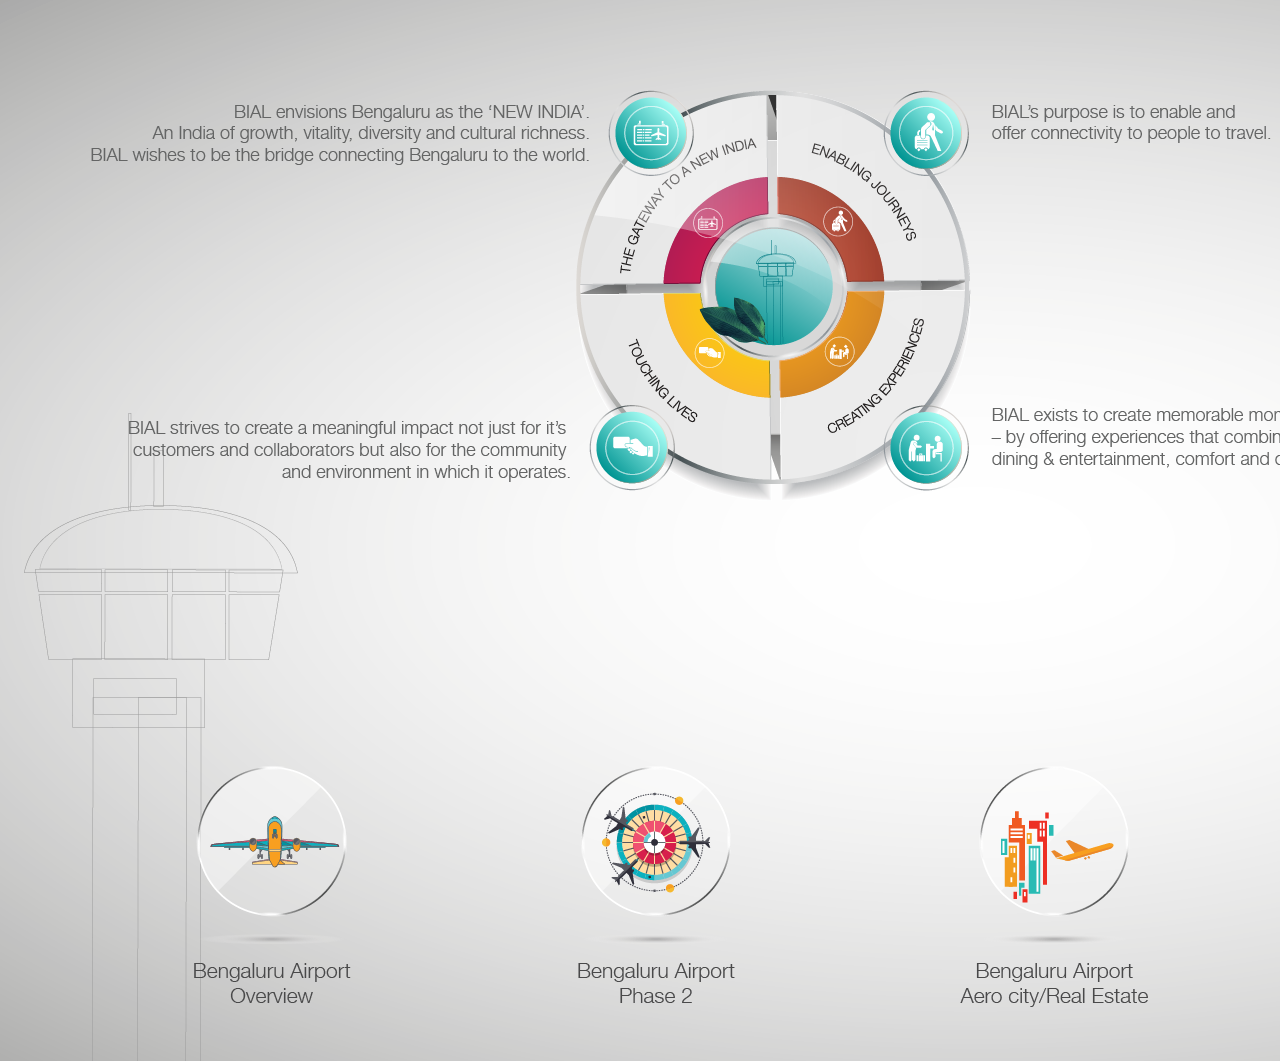
<file: BIAL_Index_02/BIAL_Index02.html>
﻿<!DOCTYPE html>

<html lang="en" xmlns="http://www.w3.org/1999/xhtml">
<head>
    <meta charset="utf-8" />
    <title>BIAL_Index02</title>
    <link rel='stylesheet' type='text/css' media='screen' href="BIAL_CSS_02.css">
</head>
<body>

    <a href="../BIAL_Index_03\BIAL_Index03.html"> <img src="BIAL_Graphis_Page02\Asset 1.png" id="Page02Img02"></a>
    <img src="BIAL_Graphis_Page02\Asset 2.png" id="Page02Img03">
    <img src="BIAL_Graphis_Page02\Asset 3.png" id="Page02Img04">
    <img src="BIAL_Graphis_Page02\Asset 8.png" id="Page02Img09">
    <img src="BIAL_Graphis_Page02\Asset 04.png" id="Page02Img05">
    <img src="BIAL_Graphis_Page02\Asset 05.png" id="Page02Img06">
    <img src="BIAL_Graphis_Page02\Asset 06.png" id="Page02Img07">
    <img src="BIAL_Graphis_Page02\Asset 07.png" id="Page02Img08">
</body>
</html>
</file>
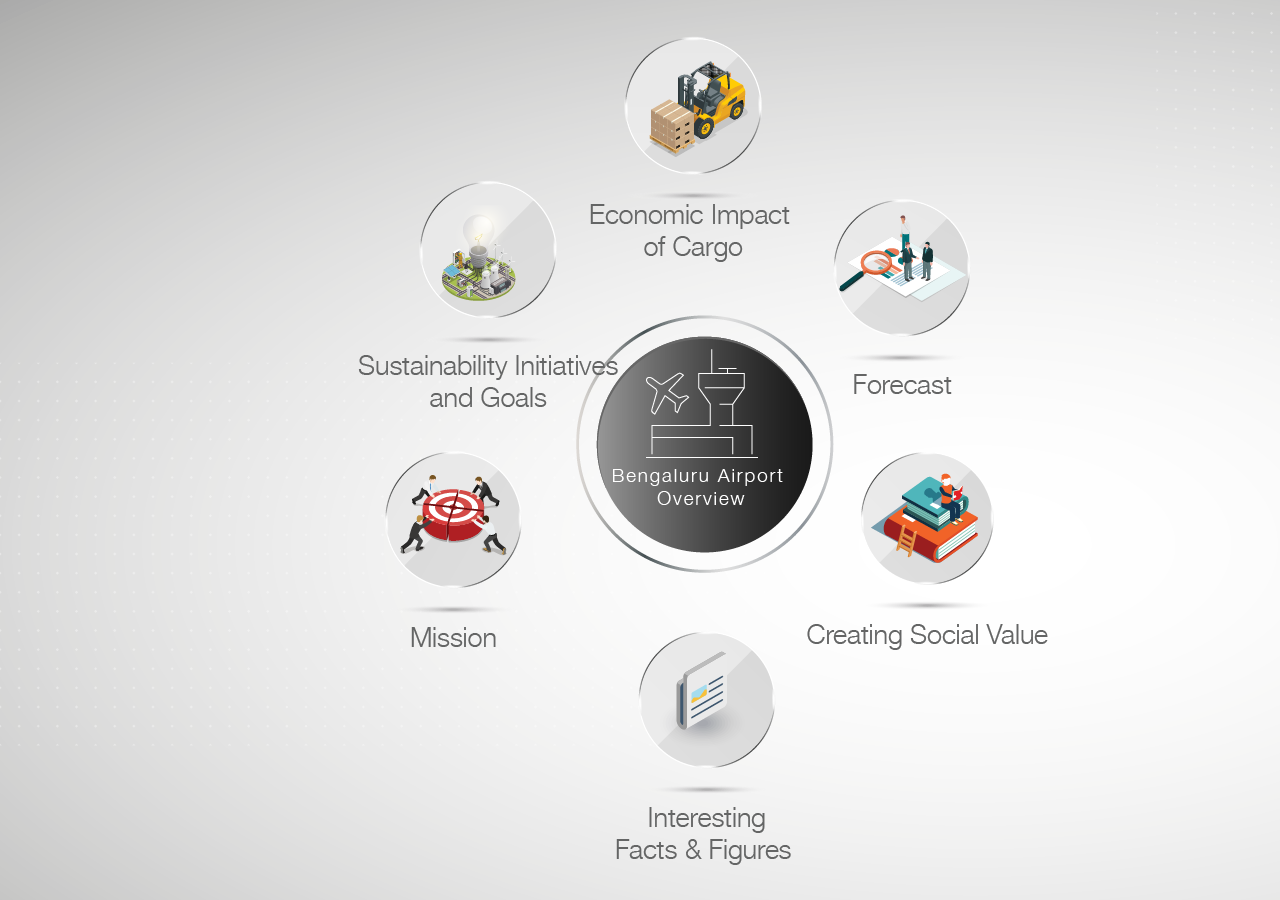
<file: BIAL_Index_03/BIAL_Index03.html>
﻿<!DOCTYPE html>

<html lang="en" xmlns="http://www.w3.org/1999/xhtml">
<head>
    <meta charset="utf-8" />
    <title>BIAL_Index03</title>
    <link rel='stylesheet' type='text/css' media='screen' href="BIAL_CSS_03.css">
</head>
<body>
    <img src="BIAL_Graphis_Page03\Page03Image01.png" id="Page03Img02">

    <a href="../BIAL_Index_10a\BIAL_Index10a.html">
        <img src="BIAL_Graphis_Page03\Page03Image02.png" id="Page03Img03">
    </a><!-- page 10a link-->

    <a href="../BIAL_Index_04a\BIAL_Index04a.html">
        <img src="BIAL_Graphis_Page03\Page03Image03.png" id="Page03Img04">
    </a><!-- page 04a link-->

    <a href="../BIAL_Index_06\BIAL_Index06.html">
        <img src="BIAL_Graphis_Page03\Page03Image04.png" id="Page03Img05">
    </a><!-- page 06 link-->

    <img src="BIAL_Graphis_Page03\Page03Image05.png" id="Page03Img06">
    <img src="BIAL_Graphis_Page03\Page03Image06.png" id="Page03Img07">

    <a href="../BIAL_Index_04\BIAL_Index04.html">
        <img src="BIAL_Graphis_Page03\Page03Image07.png" id="Page03Img08">
    </a><!-- page 04 link-->
</body>
</html>
</file>
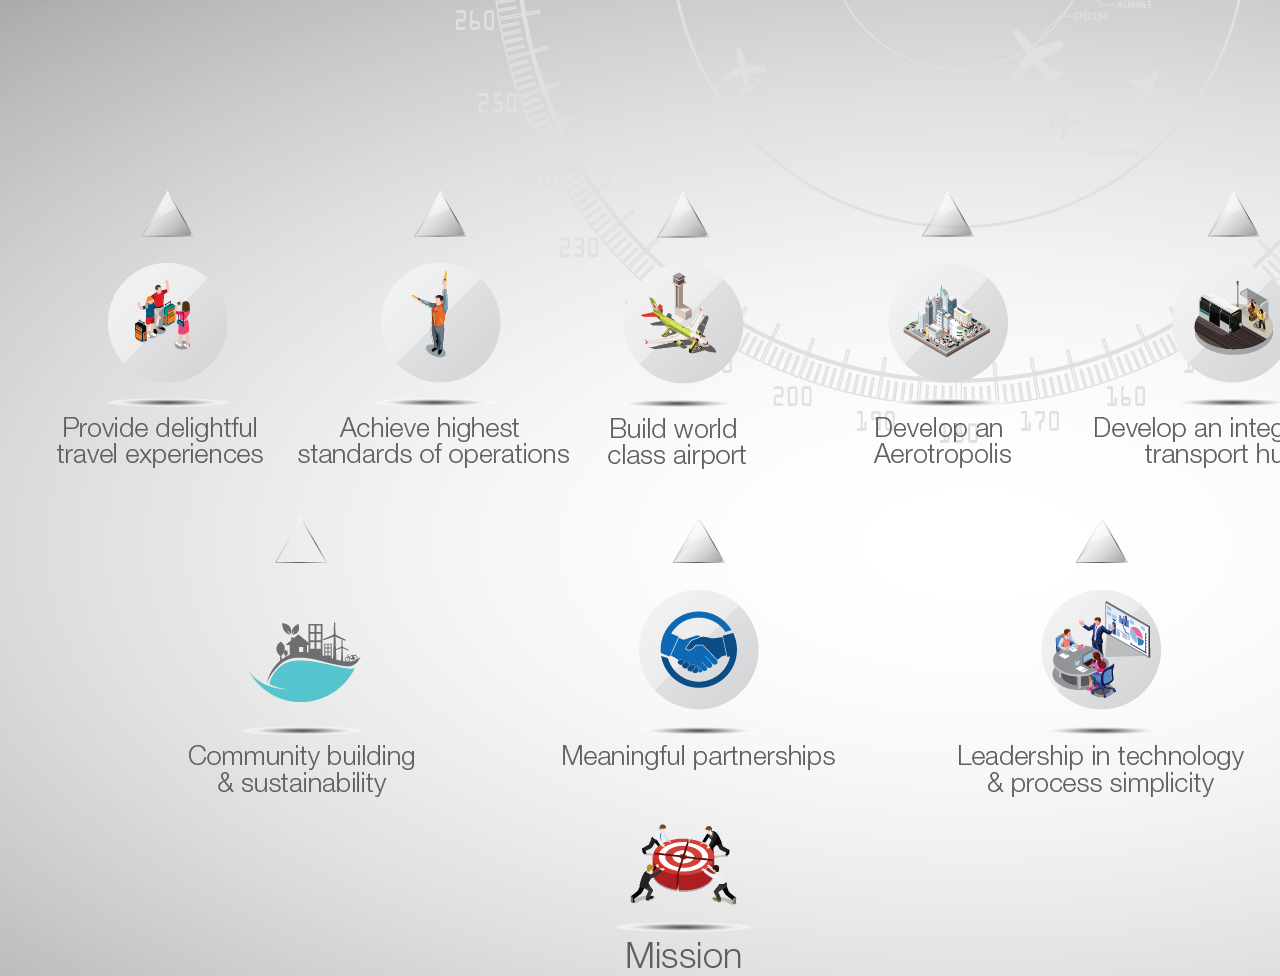
<file: BIAL_Index_04a/BIAL_Index04a.html>
﻿<!DOCTYPE html>

<html lang="en" xmlns="http://www.w3.org/1999/xhtml">
<head>
    <meta charset="utf-8" />
    <title>BIAL_Index04a</title>
    <link rel='stylesheet' type='text/css' media='screen' href="BIAL_CSS_04a.css">
    
    <script src="https://ajax.googleapis.com/ajax/libs/jquery/3.4.1/jquery.min.js"></script>
</head>

<body>


    <img src="BIAL_Graphics_Page04a\BIAL_Index04a_img01.png" class="ImageBtn01" id="Page04aImg01">
    <img id="aaa" class="ImageShow01" source src="BIAL_Graphics_Page04a\images (1).jpg" type="img/jpg" />
    <script src="BIAL_Script_04a.js"></script>
    <button id="hiddne1" type="button"> close image </button>
    <script>
        $(document).ready(function () {
            var image = document.getElementById("aaa");
            $("#hiddne1").click(function () {
                $("#aaa").hide();
                $(this).hide();
            });
        });
    </script>

    <img src="BIAL_Graphics_Page04a\BIAL_Index04a_img02.png" class="ImageBtn02" id="Page04aImg02">
    <img id="bbb" class="ImageShow02" source src="BIAL_Graphics_Page04a\images (2).jpg" type="img/jpg" />
    <script src="BIAL_Script_04a.js"></script>
    <button id="hiddne2" type="button"> close image </button>
    <script>
        $(document).ready(function () {
            var image = document.getElementById("bbb");
            $("#hiddne2").click(function () {
                $("#bbb").hide();
                $(this).hide();
            });
        });
    </script>

    <img src="BIAL_Graphics_Page04a\BIAL_Index04a_img03.png" class="ImageBtn03" id="Page04aImg03">
    <img id="ccc" class="ImageShow03" source src="BIAL_Graphics_Page04a\images (3).jpg" type="img/jpg" />
    <script src="BIAL_Script_04a.js"></script>
    <button id="hiddne3" type="button"> close image </button>
    <script>
        $(document).ready(function () {
            var image = document.getElementById("ccc");
            $("#hiddne3").click(function () {
                $("#ccc").hide();
                $(this).hide();
            });
        });
    </script>


    <img src="BIAL_Graphics_Page04a\BIAL_Index04a_img04.png" class="ImageBtn04" id="Page04aImg04">
    <img id="ddd" class="ImageShow04" source src="BIAL_Graphics_Page04a\images (4).jpg" type="img/jpg" />
    <script src="BIAL_Script_04a.js"></script>
    <button id="hiddne4" type="button"> close image </button>
    <script>
        $(document).ready(function () {
            var image = document.getElementById("ddd");
            $("#hiddne4").click(function () {
                $("#ddd").hide();
                $(this).hide();
            });
        });
    </script>




    <img src="BIAL_Graphics_Page04a\BIAL_Index04a_img05.png" class="ImageBtn05" id="Page04aImg05">
    <img id="eee" class="ImageShow05" source src="BIAL_Graphics_Page04a\images (5).jpg" type="img/jpg" />
    <script src="BIAL_Script_04a.js"></script>
    <button id="hiddne5" type="button"> close image </button>
    <script>
        $(document).ready(function () {
            var image = document.getElementById("eee");
            $("#hiddne5").click(function () {
                $("#eee").hide();
                $(this).hide();
            });
        });
    </script>

    <img src="BIAL_Graphics_Page04a\BIAL_Index04a_img06.png" id="Page04aImg06">
    <img src="BIAL_Graphics_Page04a\BIAL_Index04a_img07.png" id="Page04aImg07">
    <img src="BIAL_Graphics_Page04a\BIAL_Index04a_img08.png" id="Page04aImg08">
    <img src="BIAL_Graphics_Page04a\BIAL_Index04a_img09.png" id="Page04aImg09">





</body>
</html>
</file>
<file: BIAL_Index_02/BIAL_CSS_02.css>
﻿* {
    margin: 0;
    padding: 0;
}

body {
    background-image: url('BIAL_Graphis_Page02/Artboard 3.png');
    background-repeat: no-repeat;
}


#Page02Img02 {
    position: absolute;
    display: block;
    top: 85%;
    left: 15%;
}

#Page02Img03 {
    position: absolute;
    display: block;
    top: 85%;
    left: 45%;
}

#Page02Img04 {
    position: absolute;
    display: block;
    top: 85%;
    left: 75%;
}

#Page02Img05 {
    position: absolute;
    display: block;
    top: 10%;
    left: 69%;
}

#Page02Img06 {
    position: absolute;
    display: block;
    top: 45%;
    left: 69%;
}

#Page02Img07 {
    position: absolute;
    display: block;
    top: 45%;
    left: 10%;
}

#Page02Img08 {
    position: absolute;
    display: block;
    top: 10%;
    left: 7%;
}

#Page02Img09 {
    position: absolute;
    display: block;
    top: 10%;
    left: 45%;
}
</file>
<file: BIAL_Index_03/BIAL_CSS_03.css>
﻿body {
    background-image: url('BIAL_Graphis_Page03/Artboard 1.png');
    background-repeat: no-repeat;
}

#Page03Img02 {
    position: absolute;
    display: block;
    top: 35%;
    left: 45%;
}

#Page03Img03 {
    position: absolute;
    display: block;
    top: 70%;
    left: 48%;
}

#Page03Img04 {
    position: absolute;
    display: block;
    top: 50%;
    left: 30%;
}

#Page03Img05 {
    position: absolute;
    display: block;
    top: 20%;
    left: 28%;
}

#Page03Img06 {
    position: absolute;
    display: block;
    top: 4%;
    left: 46%;
}

#Page03Img07 {
    position: absolute;
    display: block;
    top: 22%;
    left: 65%;
}


#Page03Img08 {
    position: absolute;
    display: block;
    top: 50%;
    left: 63%;
}
</file>
<file: BIAL_Index_04a/BIAL_CSS_04a.css>
﻿
body {
    background-image: url('BIAL_Graphics_Page04a/BIAL_Index_04a_Background.png');
    background-repeat: no-repeat;
    background-size: 1920px,1082px;
}


#Page04aImg01 {
    position: absolute;
    display: block;
    top: 21.2%;
    left: 4.4%;
}

#Page04aImg02 {
    position: absolute;
    display: block;
    top: 21.2%;
    left: 23.2%;
}

#Page04aImg03 {
    position: absolute;
    display: block;
    top: 21.2%;
    left: 47.44%;
}

#Page04aImg04 {
    position: absolute;
    display: block;
    top: 21.2%;
    left: 68.2%;
}

#Page04aImg05 {
    position: absolute;
    display: block;
    top: 21.2%;
    left: 85.4%;
}

#Page04aImg06 {
    position: absolute;
    display: block;
    top: 57.4%;
    left: 14.6%;
}

#Page04aImg07 {
    position: absolute;
    display: block;
    top: 57.4%;
    left: 43.86%;
}


#Page04aImg08 {
    position: absolute;
    display: block;
    top: 57.4%;
    left: 74.7%;
}

#Page04aImg09 {
    position: absolute;
    display: block;
    top: 91.6%;
    left: 48%;
}




.ImageShow01 {
    position: absolute;
    left: 150px;
    top: 70px;
    width: 1350px;
    height: 800px;
    z-index: 1;
    display: none;
}

#hiddne1 {
    z-index: 1;
    position: absolute;
    left: 50px;
    top: 30px;
    display: none;
}


.ImageShow02 {
    position: absolute;
    left: 150px;
    top: 70px;
    width: 1350px;
    height: 800px;
    z-index: 1;
    display: none;
}

#hiddne2 {
    z-index: 1;
    position: absolute;
    left: 50px;
    top: 30px;
    display: none;
}

.ImageShow03 {
    position: absolute;
    left: 150px;
    top: 70px;
    width: 1350px;
    height: 800px;
    z-index: 1;
    display: none;
}

#hiddne3 {
    z-index: 1;
    position: absolute;
    left: 50px;
    top: 30px;
    display: none;
}

.ImageShow04 {
    position: absolute;
    left: 150px;
    top: 70px;
    width: 1350px;
    height: 800px;
    z-index: 1;
    display: none;
}

#hiddne4 {
    z-index: 1;
    position: absolute;
    left: 50px;
    top: 30px;
    display: none;
}

.ImageShow05 {
    position: absolute;
    left: 150px;
    top: 70px;
    width: 1350px;
    height: 800px;
    z-index: 1;
    display: none;
}

#hiddne5 {
    z-index: 1;
    position: absolute;
    left: 50px;
    top: 30px;
    display: none;
}
</file>
